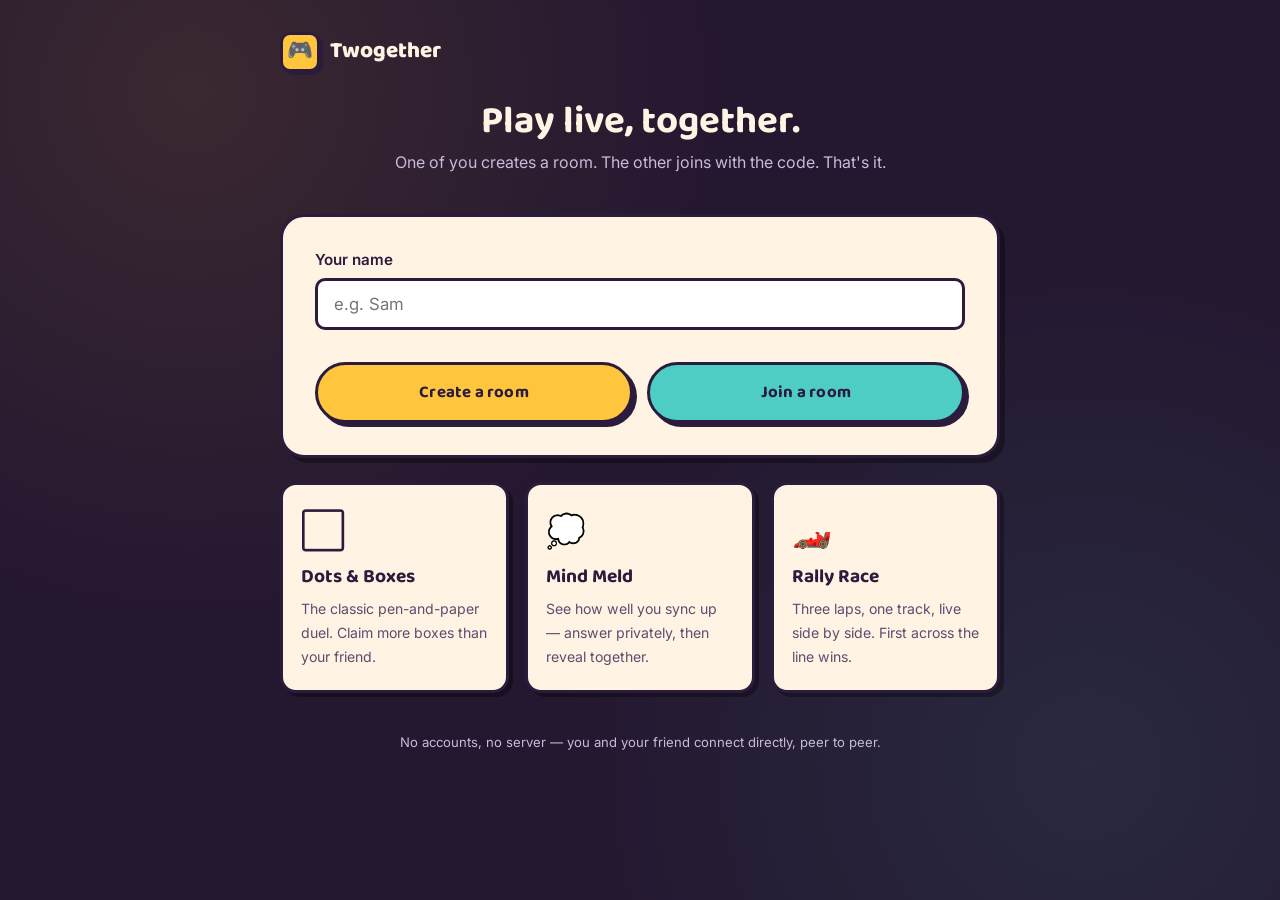
<file: index.html>
<!DOCTYPE html>
<html lang="en">
<head>
<meta charset="UTF-8">
<meta name="viewport" content="width=device-width, initial-scale=1">
<title>Twogether — play live with a friend</title>
<meta name="description" content="Create a room, send the code to a friend, and play live together — Dots and Boxes, Mind Meld, and Rally Race.">
<link rel="icon" href="data:image/svg+xml,<svg xmlns=%22http://www.w3.org/2000/svg%22 viewBox=%220 0 100 100%22><text y=%22.9em%22 font-size=%2290%22>🎮</text></svg>">
<link rel="stylesheet" href="css/style.css">
</head>
<body>
<div class="page">
  <div class="topbar">
    <span class="brand"><span class="brand-badge">🎮</span> Twogether</span>
  </div>

  <main>
    <div class="center stack" style="gap:6px;">
      <h1 class="display" style="font-size:2.4rem;">Play live, together.</h1>
      <p class="muted-text">One of you creates a room. The other joins with the code. That's it.</p>
    </div>

    <div class="card stack">
      <div class="field">
        <label for="name">Your name</label>
        <input type="text" id="name" maxlength="18" placeholder="e.g. Sam" autocomplete="off">
      </div>

      <div class="btn-row">
        <button class="btn btn-primary btn-block" id="create-btn">Create a room</button>
        <button class="btn btn-secondary btn-block" id="join-btn">Join a room</button>
      </div>

      <div id="join-form" class="stack hidden">
        <div class="field" style="margin-bottom:0;">
          <label for="code-input">Room code</label>
          <input type="text" id="code-input" maxlength="5" placeholder="e.g. 7K2QM" autocomplete="off" style="text-transform:uppercase; letter-spacing:0.15em; font-family:var(--font-display); font-weight:700;">
        </div>
        <button class="btn btn-primary btn-block" id="join-submit">Join</button>
      </div>

      <div id="error" class="error-box hidden"></div>
    </div>

    <div class="game-grid">
      <div class="game-tile">
        <span class="emoji">⬜</span>
        <span class="name">Dots &amp; Boxes</span>
        <span class="desc">The classic pen-and-paper duel. Claim more boxes than your friend.</span>
      </div>
      <div class="game-tile">
        <span class="emoji">💭</span>
        <span class="name">Mind Meld</span>
        <span class="desc">See how well you sync up — answer privately, then reveal together.</span>
      </div>
      <div class="game-tile">
        <span class="emoji">🏎️</span>
        <span class="name">Rally Race</span>
        <span class="desc">Three laps, one track, live side by side. First across the line wins.</span>
      </div>
    </div>
  </main>

  <footer>No accounts, no server — you and your friend connect directly, peer to peer.</footer>
</div>

<script type="module" src="js/home.js"></script>
</body>
</html>
</file>
<file: css/style.css>
/* ==========================================================================
   Twogether — shared design system
   Deep-plum "game night" palette, chunky pill buttons, hard offset shadows
   instead of soft blur — meant to feel like a board-game box, not a SaaS app.
   ========================================================================== */

@import url('https://fonts.googleapis.com/css2?family=Baloo+2:wght@500;600;700;800&family=Inter:wght@400;500;600;700&display=swap');

:root {
  --ink: #2B1B3D;
  --bg: #241730;
  --bg-deep: #180F22;
  --paper: #FFF4E3;
  --paper-soft: #FFEBCF;
  --gold: #FFC53D;
  --coral: #FF6B6B;
  --mint: #4ECDC4;
  --light-text: #FFF4E3;
  --muted: #C9BBD9;
  --p1: #FFC53D;
  --p2: #FF6B6B;

  --radius-lg: 24px;
  --radius-md: 16px;
  --radius-sm: 10px;
  --border: 3px;
  --shadow-off: 5px;

  --font-display: 'Baloo 2', ui-rounded, 'Segoe UI', sans-serif;
  --font-body: 'Inter', system-ui, -apple-system, sans-serif;
}

* { box-sizing: border-box; }

html, body {
  margin: 0;
  padding: 0;
  min-height: 100%;
}

body {
  font-family: var(--font-body);
  background:
    radial-gradient(circle at 15% 10%, rgba(255, 197, 61, 0.10), transparent 40%),
    radial-gradient(circle at 85% 85%, rgba(78, 205, 196, 0.10), transparent 40%),
    var(--bg);
  color: var(--light-text);
  min-height: 100vh;
  line-height: 1.5;
}

h1, h2, h3, .display {
  font-family: var(--font-display);
  font-weight: 700;
  margin: 0;
  line-height: 1.15;
}

p { margin: 0 0 1em; }
a { color: inherit; }

:focus-visible {
  outline: 3px solid var(--mint);
  outline-offset: 2px;
}

@media (prefers-reduced-motion: reduce) {
  * { animation-duration: 0.001ms !important; transition-duration: 0.001ms !important; }
}

/* ---------- layout ---------- */

.page {
  min-height: 100vh;
  display: flex;
  flex-direction: column;
  align-items: center;
  padding: 32px 20px 60px;
}

.topbar {
  width: 100%;
  max-width: 720px;
  display: flex;
  align-items: center;
  justify-content: space-between;
  margin-bottom: 28px;
}

.brand {
  display: flex;
  align-items: center;
  gap: 10px;
  font-family: var(--font-display);
  font-size: 1.4rem;
  font-weight: 800;
  color: var(--light-text);
  text-decoration: none;
}

.brand-badge {
  display: inline-flex;
  align-items: center;
  justify-content: center;
  width: 40px;
  height: 40px;
  border-radius: var(--radius-sm);
  background: var(--gold);
  color: var(--ink);
  font-size: 1.3rem;
  border: var(--border) solid var(--ink);
  box-shadow: 3px 3px 0 var(--ink);
}

main {
  width: 100%;
  max-width: 720px;
  display: flex;
  flex-direction: column;
  align-items: center;
  gap: 24px;
}

/* ---------- cards ---------- */

.card {
  width: 100%;
  background: var(--paper);
  color: var(--ink);
  border: var(--border) solid var(--ink);
  border-radius: var(--radius-lg);
  box-shadow: var(--shadow-off) var(--shadow-off) 0 rgba(0,0,0,0.35);
  padding: 32px;
}

.card h2 { color: var(--ink); }

.card-muted {
  background: rgba(255, 244, 227, 0.06);
  border: 2px dashed rgba(255, 244, 227, 0.35);
  color: var(--muted);
  border-radius: var(--radius-md);
  padding: 20px 24px;
}

/* ---------- form controls ---------- */

label {
  display: block;
  font-weight: 600;
  font-size: 0.95rem;
  margin-bottom: 6px;
  color: var(--ink);
}

input[type="text"] {
  width: 100%;
  font-family: var(--font-body);
  font-size: 1.05rem;
  padding: 13px 16px;
  border: var(--border) solid var(--ink);
  border-radius: var(--radius-sm);
  background: #fff;
  color: var(--ink);
}

input[type="text"]:focus {
  outline: none;
  border-color: var(--mint);
  box-shadow: 0 0 0 3px rgba(78, 205, 196, 0.35);
}

.field { margin-bottom: 18px; }
.hint { font-size: 0.85rem; color: #6b5c80; margin-top: 6px; }

/* ---------- buttons ---------- */

.btn {
  font-family: var(--font-display);
  font-weight: 700;
  font-size: 1.05rem;
  letter-spacing: 0.2px;
  border: var(--border) solid var(--ink);
  border-radius: 999px;
  padding: 14px 28px;
  cursor: pointer;
  color: var(--ink);
  background: var(--paper);
  box-shadow: 4px 4px 0 var(--ink);
  transition: transform 0.08s ease, box-shadow 0.08s ease;
  display: inline-flex;
  align-items: center;
  justify-content: center;
  gap: 8px;
}

.btn:hover { transform: translate(-1px, -1px); box-shadow: 5px 5px 0 var(--ink); }
.btn:active { transform: translate(2px, 2px); box-shadow: 1px 1px 0 var(--ink); }
.btn:disabled {
  opacity: 0.5;
  cursor: not-allowed;
  transform: none;
  box-shadow: 4px 4px 0 var(--ink);
}

.btn-primary { background: var(--gold); }
.btn-secondary { background: var(--mint); }
.btn-coral { background: var(--coral); color: var(--ink); }
.btn-block { width: 100%; }
.btn-ghost {
  background: transparent;
  color: var(--light-text);
  border-color: var(--muted);
  box-shadow: none;
}
.btn-ghost:hover { box-shadow: none; border-color: var(--light-text); }
.btn-sm { padding: 9px 18px; font-size: 0.9rem; }

.btn-row {
  display: flex;
  gap: 14px;
  flex-wrap: wrap;
  width: 100%;
}
.btn-row .btn { flex: 1; }

/* ---------- room code ---------- */

.room-code {
  font-family: var(--font-display);
  font-weight: 800;
  font-size: 2.6rem;
  letter-spacing: 0.12em;
  color: var(--ink);
  background: var(--paper-soft);
  border: var(--border) dashed var(--ink);
  border-radius: var(--radius-md);
  padding: 14px 20px;
  text-align: center;
}

/* ---------- status pill ---------- */

.status {
  display: inline-flex;
  align-items: center;
  gap: 10px;
  font-weight: 600;
  padding: 10px 18px;
  border-radius: 999px;
  border: 2px solid var(--ink);
}
.status.waiting { background: var(--paper-soft); color: var(--ink); }
.status.connected { background: var(--mint); color: var(--ink); }
.status .dot {
  width: 10px; height: 10px; border-radius: 50%;
  background: currentColor;
}
.status.waiting .dot { animation: pulse 1.4s ease-in-out infinite; }
@keyframes pulse { 0%, 100% { opacity: 1; } 50% { opacity: 0.25; } }

/* ---------- game picker ---------- */

.game-grid {
  display: grid;
  grid-template-columns: repeat(auto-fit, minmax(180px, 1fr));
  gap: 16px;
  width: 100%;
}

.game-tile {
  background: var(--paper);
  border: var(--border) solid var(--ink);
  border-radius: var(--radius-md);
  box-shadow: 4px 4px 0 rgba(0,0,0,0.35);
  padding: 22px 18px;
  text-align: left;
  cursor: pointer;
  font-family: var(--font-body);
  color: var(--ink);
  transition: transform 0.08s ease, box-shadow 0.08s ease;
}
.game-tile:hover { transform: translate(-2px, -2px); box-shadow: 6px 6px 0 rgba(0,0,0,0.35); }
.game-tile:active { transform: translate(1px, 1px); box-shadow: 2px 2px 0 rgba(0,0,0,0.35); }
.game-tile .emoji { font-size: 2rem; display: block; margin-bottom: 8px; }
.game-tile .name { font-family: var(--font-display); font-weight: 700; font-size: 1.2rem; display: block; margin-bottom: 4px; }
.game-tile .desc { font-size: 0.88rem; color: #5c4d70; }
button.game-tile { width: 100%; }
button.game-tile:disabled {
  opacity: 0.4;
  cursor: not-allowed;
  pointer-events: none;
  transform: none;
  box-shadow: 4px 4px 0 rgba(0,0,0,0.35);
}

/* ---------- scoreboard ---------- */

.scoreboard {
  display: flex;
  gap: 12px;
  width: 100%;
}
.score-chip {
  flex: 1;
  border: var(--border) solid var(--ink);
  border-radius: var(--radius-md);
  padding: 14px;
  text-align: center;
  background: var(--paper);
  color: var(--ink);
}
.score-chip.me { box-shadow: 4px 4px 0 var(--mint); }
.score-chip.opp { box-shadow: 4px 4px 0 var(--coral); }
.score-chip .label { font-size: 0.78rem; font-weight: 600; color: #6b5c80; }
.score-chip .value { font-family: var(--font-display); font-size: 1.8rem; font-weight: 800; }

/* ---------- utility ---------- */

.hidden { display: none !important; }
.center { text-align: center; }
.stack { display: flex; flex-direction: column; gap: 14px; }
.row { display: flex; align-items: center; gap: 10px; }
.muted-text { color: var(--muted); }
.small { font-size: 0.85rem; }

.error-box {
  background: rgba(255, 107, 107, 0.15);
  border: 2px solid var(--coral);
  color: var(--light-text);
  border-radius: var(--radius-sm);
  padding: 12px 16px;
  font-size: 0.9rem;
}

footer {
  margin-top: 40px;
  color: var(--muted);
  font-size: 0.82rem;
  text-align: center;
}

@media (max-width: 480px) {
  .card { padding: 22px; }
  .room-code { font-size: 2rem; }
}
</file>
